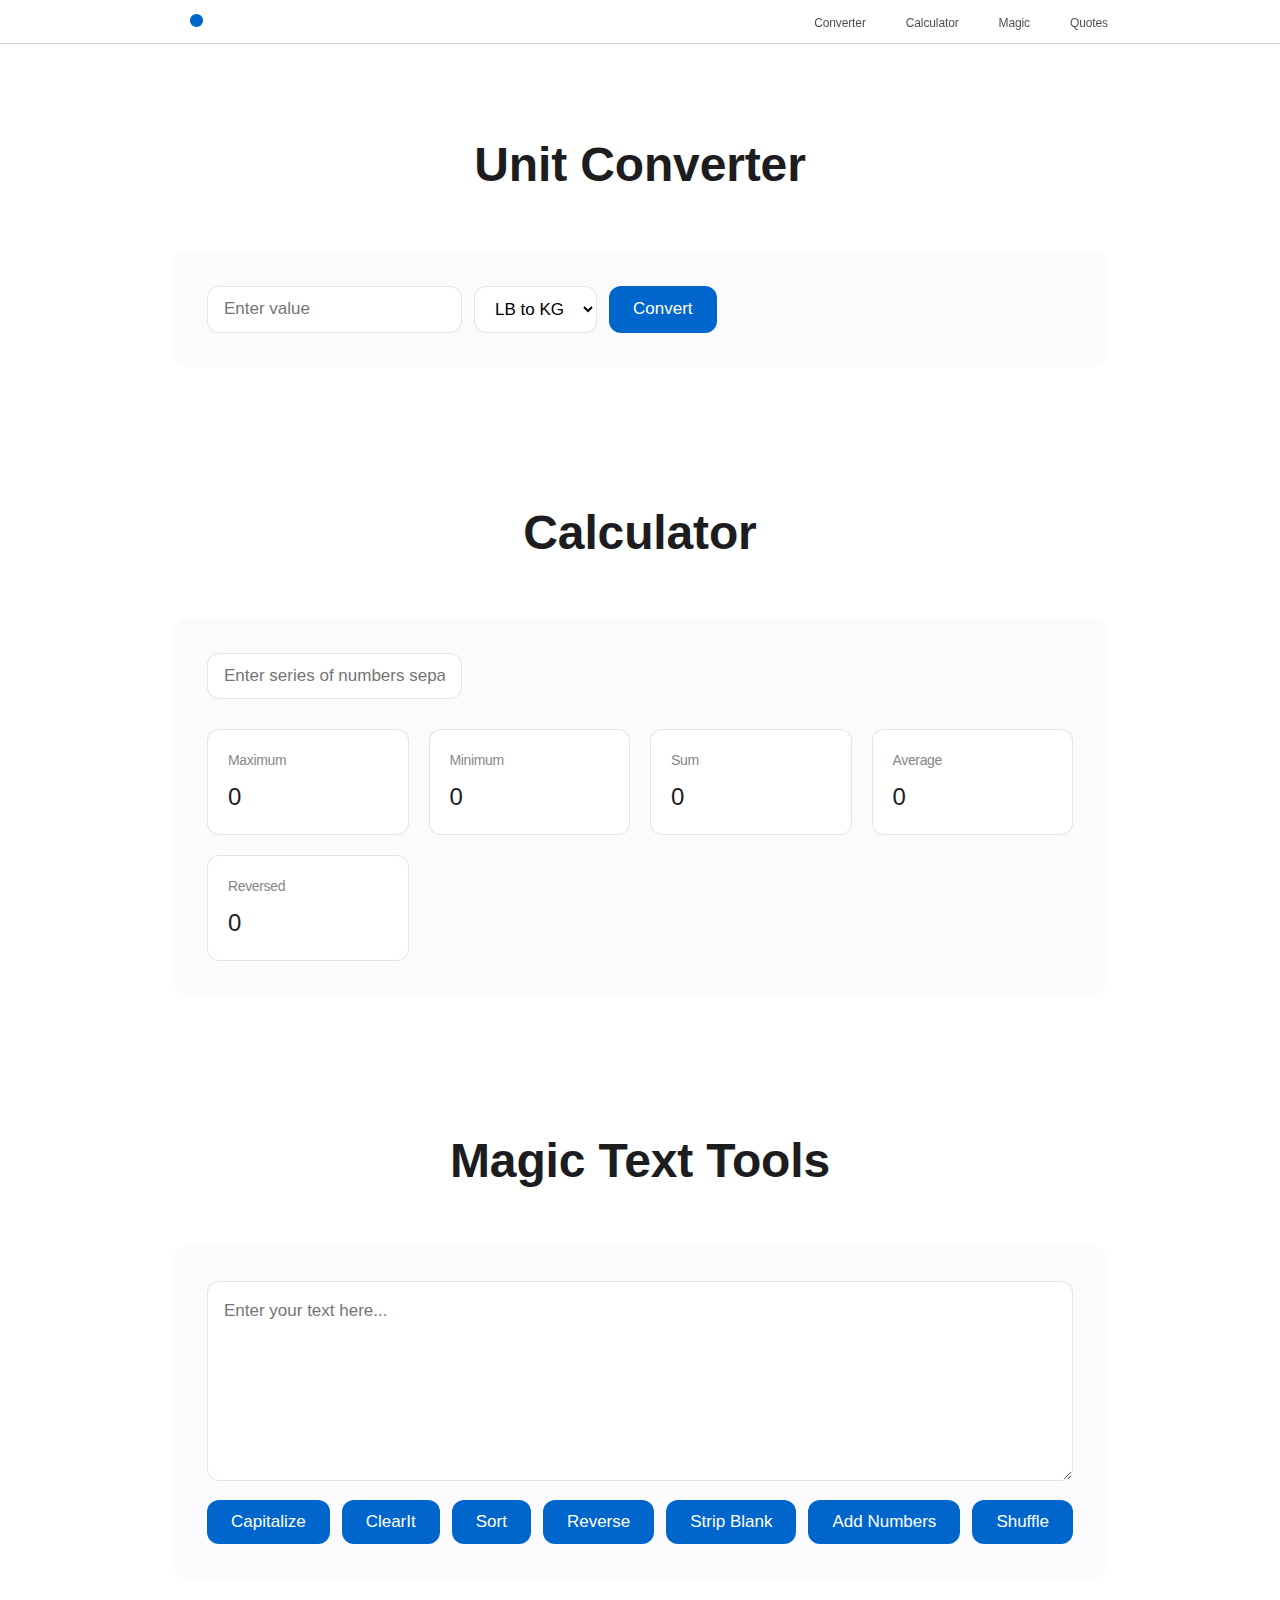
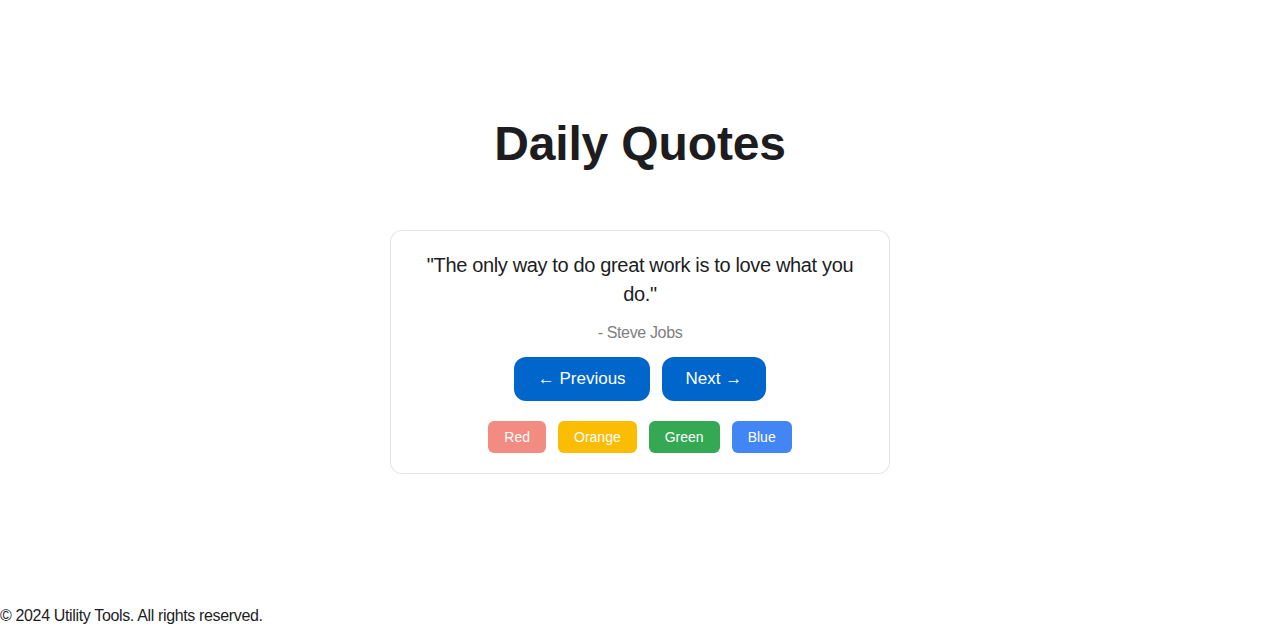
<file: docs/Assignment 2/index.html>
<!DOCTYPE html>
<html lang="en">
<head>
    <meta charset="UTF-8">
    <meta name="viewport" content="width=device-width, initial-scale=1.0">
    <title>Utility Tools</title>
    <link rel="stylesheet" href="style.css">
</head>
<body>
    <header class="header">
        <nav class="navbar">
            <a href="/" aria-label="Home">
                <svg height="44" width="44" viewBox="0 0 44 44">
                    <path d="M24.5,18c-3.584,0-6.5,2.916-6.5,6.5s2.916,6.5,6.5,6.5s6.5-2.916,6.5-6.5S28.084,18,24.5,18z" fill="#0066cc"/>
                </svg>
            </a>
            <ul class="nav-links">
                <li><a href="#converter">Converter</a></li>
                <li><a href="#calculator">Calculator</a></li>
                <li><a href="#magic">Magic</a></li>
                <li><a href="#quotes">Quotes</a></li>
            </ul>
        </nav>
    </header>

    <main>
        <section id="converter" class="section">
            <div class="section-title">
                <h1>Unit Converter</h1>
            </div>
            <div class="tool-container">
                <div class="converter-box">
                    <div class="input-group">
                        <input id="converter_input" type="number" placeholder="Enter value" />
                        <select id="converter_unit">
                            <option value="lbtokg">LB to KG</option>
                            <option value="kgtolb">KG to LB</option>
                        </select>
                        <button onclick="convert()">Convert</button>
                    </div>
                    <div id="converter_result"></div>
                </div>
            </div>
        </section>

        <section id="calculator" class="section">
            <div class="section-title">
                <h1>Calculator</h1>
            </div>
            <div class="tool-container">
                <input id="calc-value" type="text" placeholder="Enter series of numbers separated by commas" oninput="calculate()" />
                <div class="results-grid">
                    <div class="result-item">
                        <div class="result-label">Maximum</div>
                        <div id="max" class="result-value">0</div>
                    </div>
                    <div class="result-item">
                        <div class="result-label">Minimum</div>
                        <div id="min" class="result-value">0</div>
                    </div>
                    <div class="result-item">
                        <div class="result-label">Sum</div>
                        <div id="sum" class="result-value">0</div>
                    </div>
                    <div class="result-item">
                        <div class="result-label">Average</div>
                        <div id="average" class="result-value">0</div>
                    </div>
                    <!-- New Reverse Section -->
                    <div class="result-item">
                        <div class="result-label">Reversed</div>
                        <div id="reverse" class="result-value">0</div>
                    </div>
                </div>
            </div>
        </section>
        
        <section id="magic" class="section">
            <div class="section-title">
                <h1>Magic Text Tools</h1>
            </div>
            <div class="tool-container">
                <textarea id="magic-input" class="magic-textarea" placeholder="Enter your text here..."></textarea>
                <div class="magic-buttons">
                    <button onclick="capitalizeText()">Capitalize</button>
                    <button onclick="cleartext()">ClearIt</button>
                    <button onclick="sortLines()">Sort</button>
                    <button onclick="reverseLines()">Reverse</button>
                    <button onclick="stripBlank()">Strip Blank</button>
                    <button onclick="addLineNo()">Add Numbers</button>
                    <button onclick="shuffleLines()">Shuffle</button>
                </div>
            </div>
        </section>

        <section id="quotes" class="section">
            <div class="section-title">
                <h1>Daily Quotes</h1>
            </div>
            <div class="quotes-box">
                <div class="quote-text" id="quote_text">
                    "The only way to do great work is to love what you do."
                </div>
                <div class="quote-author" id="quote_author">
                    - Steve Jobs
                </div>
                <div class="quote-controls">
                    <button onclick="fetchQuote(false)">← Previous</button>
                    <button onclick="fetchQuote(true)">Next →</button>
                </div>
                <div class="color-controls">
                    <button class="color-btn" data-color="#f28b82">Red</button>
                    <button class="color-btn" data-color="#fbbc04">Orange</button>
                    <button class="color-btn" data-color="#34a853">Green</button>
                    <button class="color-btn" data-color="#4285f4">Blue</button>
                </div>
            </div>
        </section>
    </main>

    <footer>
        © 2024 Utility Tools. All rights reserved.
    </footer>

    <script src="script.js"></script>
</body>
</html>
</file>
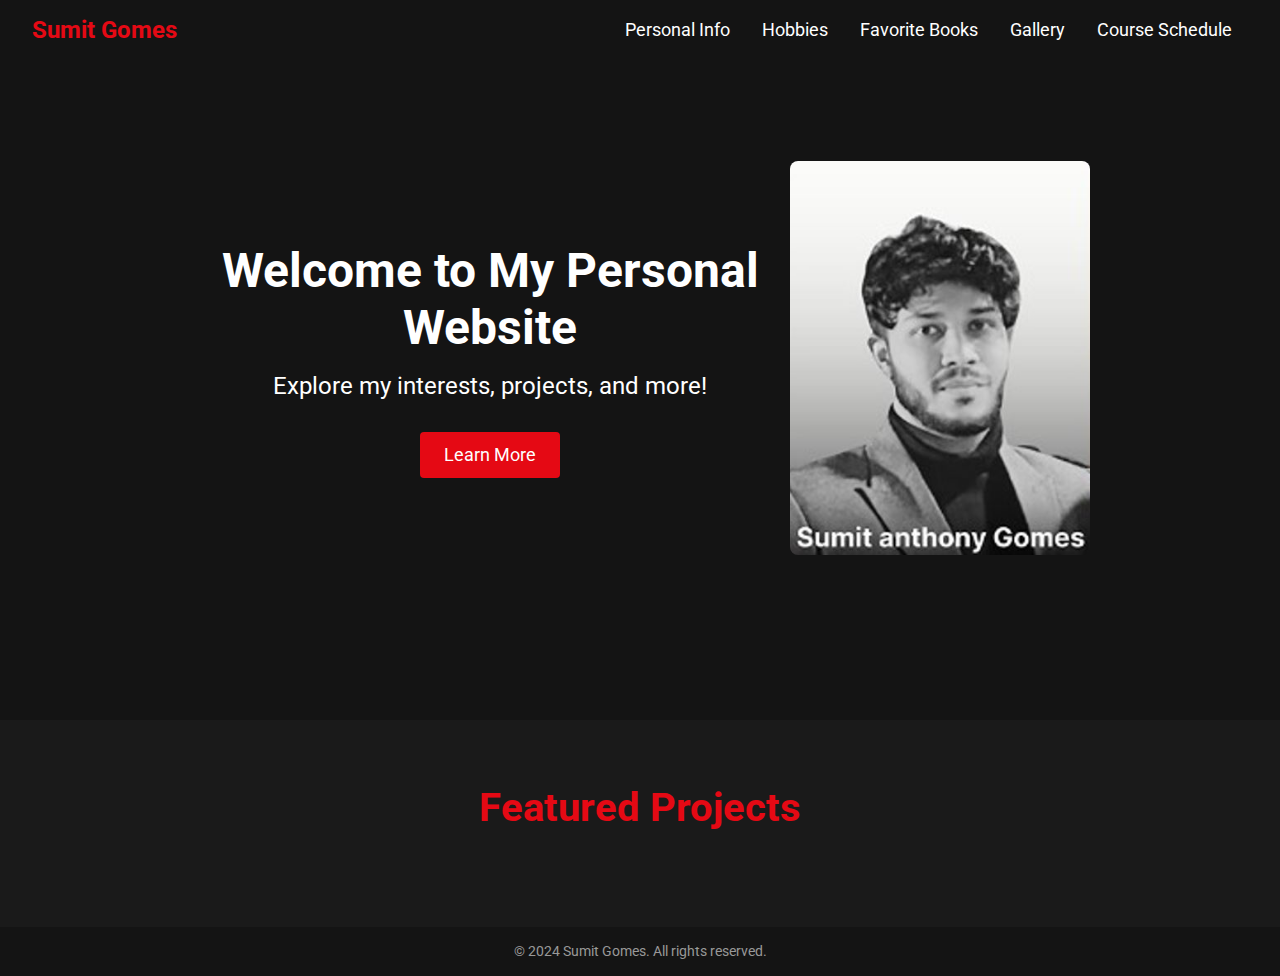
<file: docs/Assignment 1/Assignment 1/index.html>
<!DOCTYPE html>
<html lang="en">
<head>
  <meta charset="UTF-8">
  <meta name="viewport" content="width=device-width, initial-scale=1.0">
  <title>Sumit Gomes - Personal Website</title>
  <link rel="stylesheet" href="styles.css">
</head>
<body>
  <header>
    <nav class="navbar">
      <div class="navbar-brand">
        <a href="index.html">Sumit Gomes</a>
      </div>
      <ul class="navbar-nav">
        <li class="nav-item"><a href="pages/personal-info.html">Personal Info</a></li>
        <li class="nav-item"><a href="pages/hobbies.html">Hobbies</a></li>
        <li class="nav-item"><a href="pages/favorites-list.html">Favorite Books</a></li>
        <li class="nav-item"><a href="pages/gallery.html">Gallery</a></li>
        <li class="nav-item"><a href="pages/course-schedule.html">Course Schedule</a></li>
      </ul>
    </nav>
  </header>

  <main>
    <section class="hero">
      <div class="hero-content">
        <h1>Welcome to My Personal Website</h1>
        <p>Explore my interests, projects, and more!</p>
        <a href="pages/personal-info.html" class="btn btn-primary">Learn More</a>
      </div>
      <div class="hero-image">
        <img src="images/profile.JPG" alt="Sumit Gomes">
      </div>
    </section>


    <section class="featured-projects">
      <h2>Featured Projects</h2>
      <div id="projects-list" class="project-grid">

      </div>
    </section>
    
  </main>

  <footer>
    <p>&copy; 2024 Sumit Gomes. All rights reserved.</p>
  </footer>

  <script>
  
    fetch('https://api.github.com/users/SummitAnthony/repos?sort=updated&per_page=3')
      .then(response => response.json())
      .then(data => {
        const projectsList = document.getElementById('projects-list');
        
        data.forEach((project, index) => {
          const projectCard = document.createElement('div');
          projectCard.classList.add('project-card');
  
    
          const projectImage = document.createElement('img');
          if (index === 0) {
            projectImage.src = "images/CVmaker.JPG";
          } else if (index === 1) {
            projectImage.src = "images/Simple Ecommerce.JPG";
          } else if (index === 2) {
            projectImage.src = "images/Bookstore.JPG";
          } else {
            projectImage.src = "images/default.jpg"; 
          }
          projectImage.alt = project.name;
  
          const projectTitle = document.createElement('h3');
          const projectLink = document.createElement('a');
          projectLink.href = project.html_url;
          projectLink.target = '_blank';
          projectLink.textContent = project.name;
  
          const projectDescription = document.createElement('p');
          projectDescription.textContent = project.description || 'No description available for this project.';
          
          const learnMoreBtn = document.createElement('a');
          learnMoreBtn.href = project.html_url;
          learnMoreBtn.classList.add('btn', 'btn-secondary');
          learnMoreBtn.textContent = 'Learn More';
  
          projectCard.appendChild(projectImage);
          projectCard.appendChild(projectTitle);
          projectCard.appendChild(projectDescription);
          projectCard.appendChild(learnMoreBtn);
  
          projectsList.appendChild(projectCard);
        });
      })
      .catch(error => {
        console.error('Error fetching GitHub repositories:', error);
      });
  </script>
  

  
</body>
</html>
</file>
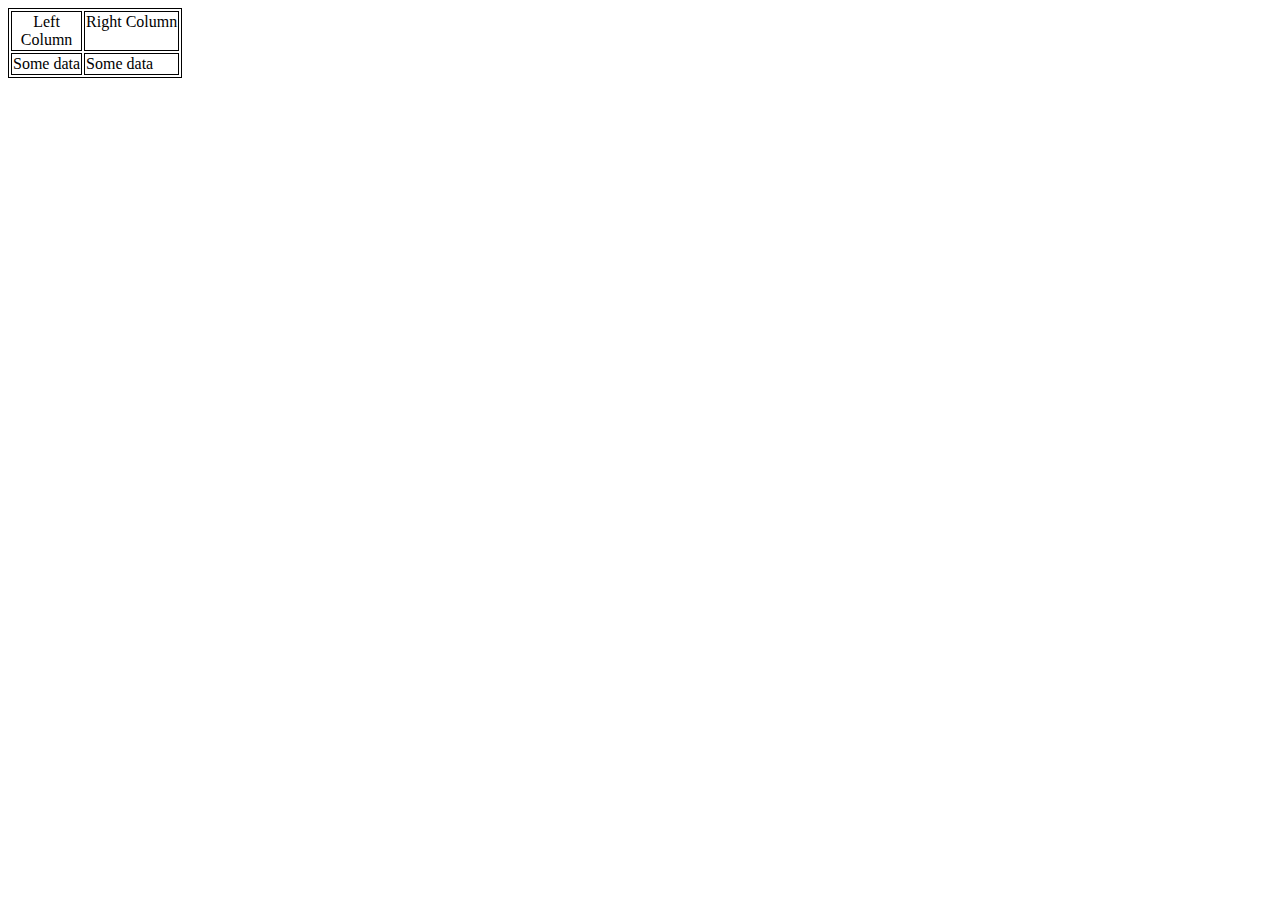
<file: docs/Assignment 2/practice.html>
<html>
<head>
 <title>Table Layout</title>
</head>
<body>
 <table style="border: 1px solid;">
 <tr style="text-align: center;">
 <td style="border: 1px solid;">
 Left<br/>Column</td>
 <td style="border: 1px solid;
 vertical-align: top;">
 Right Column</td>
 </tr>
 <tr>
 <td style="border: 1px solid;">
 Some data</td>
 <td style="border: 1px solid;">
 Some data</td>
 </tr>
 </table>
</body>
</html>
</file>
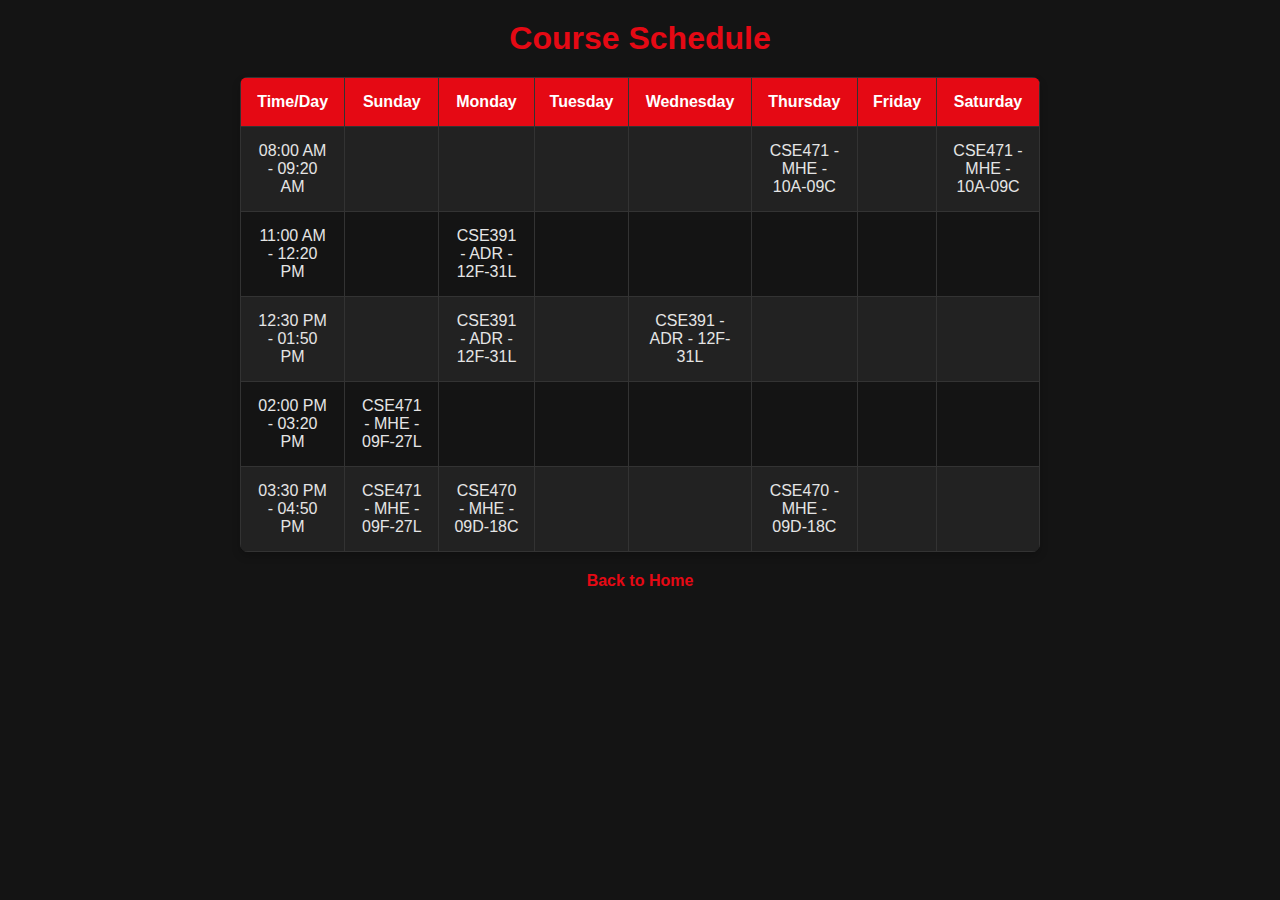
<file: docs/Assignment 1/Assignment 1/pages/course-schedule.html>
<!DOCTYPE html>
<html lang="en">
<head>
  <meta charset="UTF-8">
  <meta name="viewport" content="width=device-width, initial-scale=1.0">
  <title>Course Schedule - Sumit Anthony Gomes</title>
  <style>
    /* Reset */
    * {
      margin: 0;
      padding: 0;
      box-sizing: border-box;
      font-family: Arial, sans-serif;
    }

    /* General Body Styling */
    body {
      background-color: #141414; /* Netflix dark background */
      display: flex;
      flex-direction: column;
      align-items: center;
      padding: 20px;
      color: #e5e5e5; /* Netflix light gray text */
    }

    /* Header Styling */
    header {
      margin-bottom: 20px;
      text-align: center;
    }

    header h1 {
      font-size: 2em;
      color: #e50914; /* Netflix red */
      font-weight: bold;
    }

    /* Main Table Section Styling */
    #course-schedule {
      width: 100%;
      max-width: 800px;
      background-color: #222222; /* Dark gray background */
      border-radius: 8px;
      box-shadow: 0 4px 8px rgba(0, 0, 0, 0.2);
      overflow: hidden;
    }

    table {
      width: 100%;
      border-collapse: collapse;
    }

    th, td {
      padding: 15px;
      text-align: center;
      border: 1px solid #333; /* Slightly lighter border for contrast */
    }

    /* Table Header Styling */
    th {
      background-color: #e50914; /* Netflix red */
      color: #ffffff;
      font-weight: 600;
    }

    /* Table Cell Styling */
    td {
      color: #e5e5e5;
      background-color: #141414; /* Dark background matching Netflix */
      transition: background-color 0.3s;
    }

    /* Alternating Row Colors for Better Readability */
    tr:nth-child(even) td {
      background-color: #222222; /* Dark gray background */
    }

    /* Hover Effect on Rows */
    tr:hover td {
      background-color: #333; /* Darker hover effect */
    }

    /* Footer Styling */
    footer {
      margin-top: 20px;
      text-align: center;
    }

    footer a {
      color: #e50914;
      text-decoration: none;
      font-weight: bold;
    }

    footer a:hover {
      text-decoration: underline;
    }

    /* Responsive Design */
    @media (max-width: 600px) {
      header h1 {
        font-size: 1.5em;
      }

      table, th, td {
        font-size: 0.9em;
        padding: 10px;
      }
    }
  </style>
</head>
<body>
  <header>
    <h1>Course Schedule</h1>
  </header>

  <section id="course-schedule">
    <table>
      <tr>
        <th>Time/Day</th>
        <th>Sunday</th>
        <th>Monday</th>
        <th>Tuesday</th>
        <th>Wednesday</th>
        <th>Thursday</th>
        <th>Friday</th>
        <th>Saturday</th>
      </tr>
      <tr>
        <td>08:00 AM - 09:20 AM</td>
        <td></td>
        <td></td>
        <td></td>
        <td></td>
        <td>CSE471 - MHE - 10A-09C</td>
        <td></td>
        <td>CSE471 - MHE - 10A-09C</td>
      </tr>
      <tr>
        <td>11:00 AM - 12:20 PM</td>
        <td></td>
        <td>CSE391 - ADR - 12F-31L</td>
        <td></td>
        <td></td>
        <td></td>
        <td></td>
        <td></td>
      </tr>
      <tr>
        <td>12:30 PM - 01:50 PM</td>
        <td></td>
        <td>CSE391 - ADR - 12F-31L</td>
        <td></td>
        <td>CSE391 - ADR - 12F-31L</td>
        <td></td>
        <td></td>
        <td></td>
      </tr>
      <tr>
        <td>02:00 PM - 03:20 PM</td>
        <td>CSE471 - MHE - 09F-27L</td>
        <td></td>
        <td></td>
        <td></td>
        <td></td>
        <td></td>
        <td></td>
      </tr>
      <tr>
        <td>03:30 PM - 04:50 PM</td>
        <td>CSE471 - MHE - 09F-27L</td>
        <td>CSE470 - MHE - 09D-18C</td>
        <td></td>
        <td></td>
        <td>CSE470 - MHE - 09D-18C</td>
        <td></td>
        <td></td>
      </tr>
    </table>
  </section>

  <footer>
    <p><a href="../index.html">Back to Home</a></p>
  </footer>
</body>
</html>
</file>
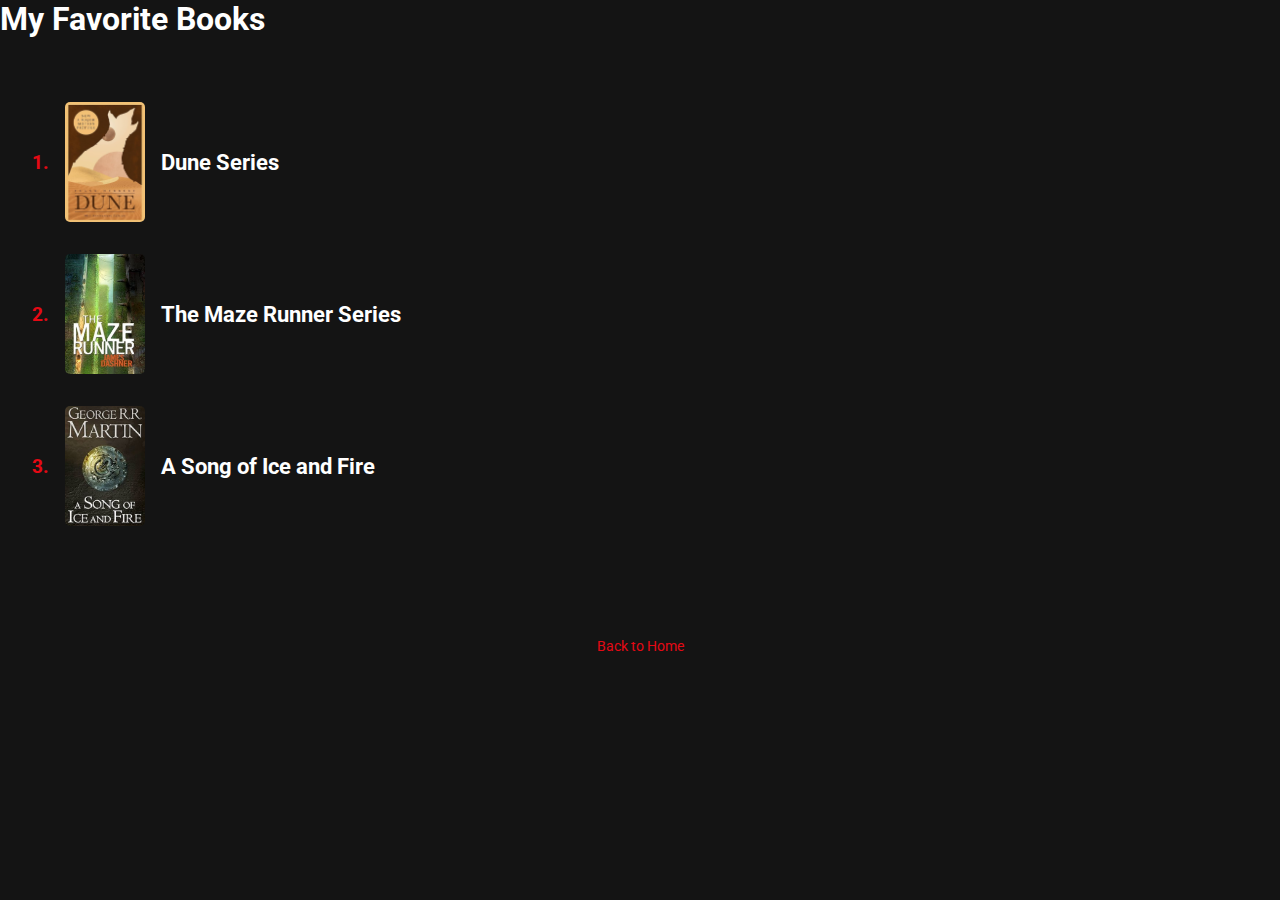
<file: docs/Assignment 1/Assignment 1/pages/favorites-list.html>
<!DOCTYPE html>
<html lang="en">
<head>
  <meta charset="UTF-8">
  <meta name="viewport" content="width=device-width, initial-scale=1.0">
  <title>Favorite Books - Sumit Anthony Gomes</title>
  <link rel="stylesheet" href="../styles.css">
</head>
<body>
  <header>
    <h1>My Favorite Books</h1>
  </header>

  <section id="favorites-list">
    <ol>
      <li>
        <div class="book-item">
            <img src="../images/Dune.jpg" alt="Dune" class="book-img">

          <div class="book-title">Dune Series</div>
        </div>
      </li>
      <li>
        <div class="book-item">
            <img src="../images/mazerunner.jpg" alt="The Maze Runner" class="book-img">
          <div class="book-title">The Maze Runner Series</div>
        </div>
      </li>
      <li>
        <div class="book-item">
            <img src="../images/asoif.jpg" alt="A Song of Ice and Fire" class="book-img">
          <div class="book-title">A Song of Ice and Fire</div>
        </div>
      </li>
    </ol>
  </section>

  <footer>
    <p><a href="../index.html">Back to Home</a></p>
  </footer>
</body>
</html>
</file>
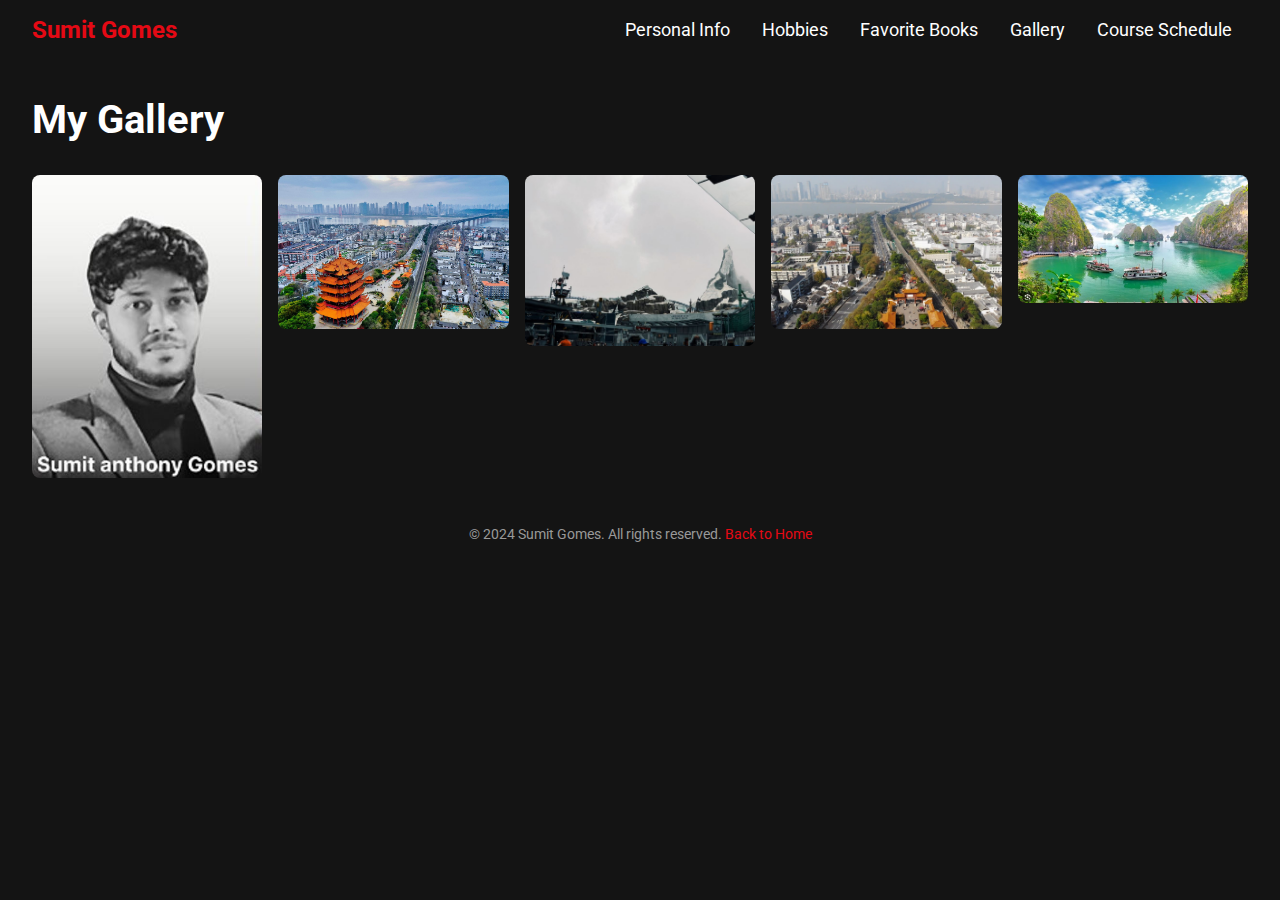
<file: docs/Assignment 1/Assignment 1/pages/gallery.html>
<!DOCTYPE html>
<html lang="en">
<head>
  <meta charset="UTF-8">
  <meta name="viewport" content="width=device-width, initial-scale=1.0">
  <title>Gallery - Sumit Anthony Gomes</title>
  <link rel="stylesheet" href="../styles.css">
</head>
<body>

  <!-- Navigation Bar -->
  <nav class="navbar">
    <div class="navbar-brand">
      <a href="../index.html">Sumit Gomes</a>
    </div>
    <ul class="navbar-nav">
      <li class="nav-item"><a href="personal-info.html">Personal Info</a></li>
      <li class="nav-item"><a href="hobbies.html">Hobbies</a></li>
      <li class="nav-item"><a href="favorites-list.html">Favorite Books</a></li>
      <li class="nav-item"><a href="gallery.html">Gallery</a></li>
      <li class="nav-item"><a href="course-schedule.html">Course Schedule</a></li>
    </ul>
  </nav>

  <!-- Gallery Section -->
  <section id="gallery">
    <h2>My Gallery</h2>
    <div class="gallery-container">
      <img src="../images/profile.JPG" alt="Profile Picture">
      <img src="../images/China.jpg" alt="China">
      <img src="../images/Malaysia.JPG" alt="Malaysia">
      <img src="../images/india.jpg" alt="India">
      <img src="../images/Vietnam.JPG" alt="Vietnam">
    </div>
  </section>

  <!-- Footer -->
  <footer>
    <p>&copy; 2024 Sumit Gomes. All rights reserved. <a href="../index.html">Back to Home</a></p>
  </footer>

</body>
</html>
</file>
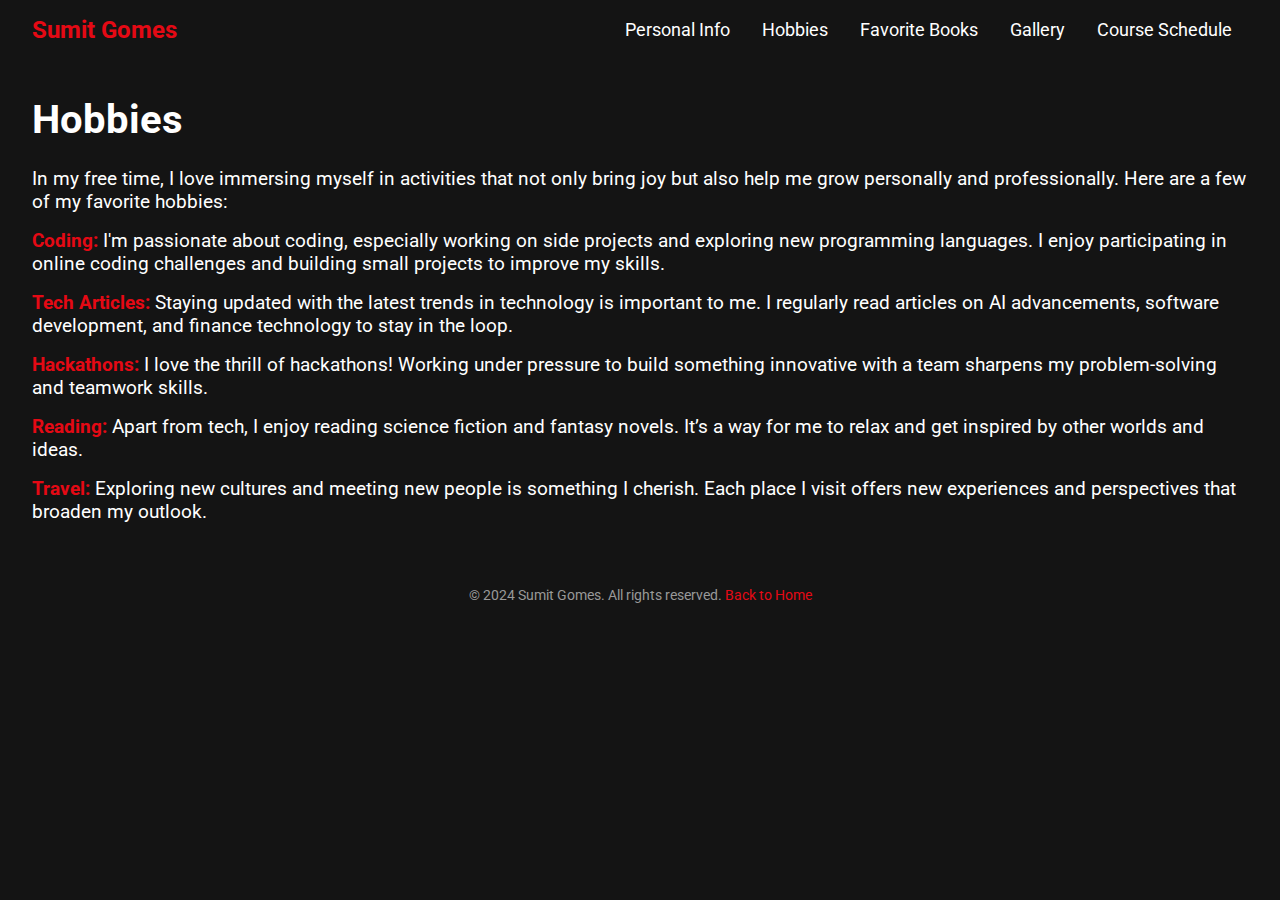
<file: docs/Assignment 1/Assignment 1/pages/hobbies.html>
<!DOCTYPE html>
<html lang="en">
<head>
  <meta charset="UTF-8">
  <meta name="viewport" content="width=device-width, initial-scale=1.0">
  <title>Hobbies - Sumit Anthony Gomes</title>
  <link rel="stylesheet" href="../styles.css">
</head>
<body>

  <!-- Navigation Bar -->
  <nav class="navbar">
    <div class="navbar-brand">
      <a href="../index.html">Sumit Gomes</a>
    </div>
    <ul class="navbar-nav">
      <li class="nav-item"><a href="personal-info.html">Personal Info</a></li>
      <li class="nav-item"><a href="hobbies.html">Hobbies</a></li>
      <li class="nav-item"><a href="favorites-list.html">Favorite Books</a></li>
      <li class="nav-item"><a href="gallery.html">Gallery</a></li>
      <li class="nav-item"><a href="course-schedule.html">Course Schedule</a></li>
    </ul>
  </nav>

  <!-- Hobbies Section -->
  <section id="hobbies">
    <h2>Hobbies</h2>
    <p>In my free time, I love immersing myself in activities that not only bring joy but also help me grow personally and professionally. Here are a few of my favorite hobbies:</p>
    <ul>
      <li><strong>Coding:</strong> I'm passionate about coding, especially working on side projects and exploring new programming languages. I enjoy participating in online coding challenges and building small projects to improve my skills.</li>
      <li><strong>Tech Articles:</strong> Staying updated with the latest trends in technology is important to me. I regularly read articles on AI advancements, software development, and finance technology to stay in the loop.</li>
      <li><strong>Hackathons:</strong> I love the thrill of hackathons! Working under pressure to build something innovative with a team sharpens my problem-solving and teamwork skills.</li>
      <li><strong>Reading:</strong> Apart from tech, I enjoy reading science fiction and fantasy novels. It’s a way for me to relax and get inspired by other worlds and ideas.</li>
      <li><strong>Travel:</strong> Exploring new cultures and meeting new people is something I cherish. Each place I visit offers new experiences and perspectives that broaden my outlook.</li>
    </ul>
  </section>

  <!-- Footer -->
  <footer>
    <p>&copy; 2024 Sumit Gomes. All rights reserved. <a href="../index.html">Back to Home</a></p>
  </footer>

</body>
</html>
</file>
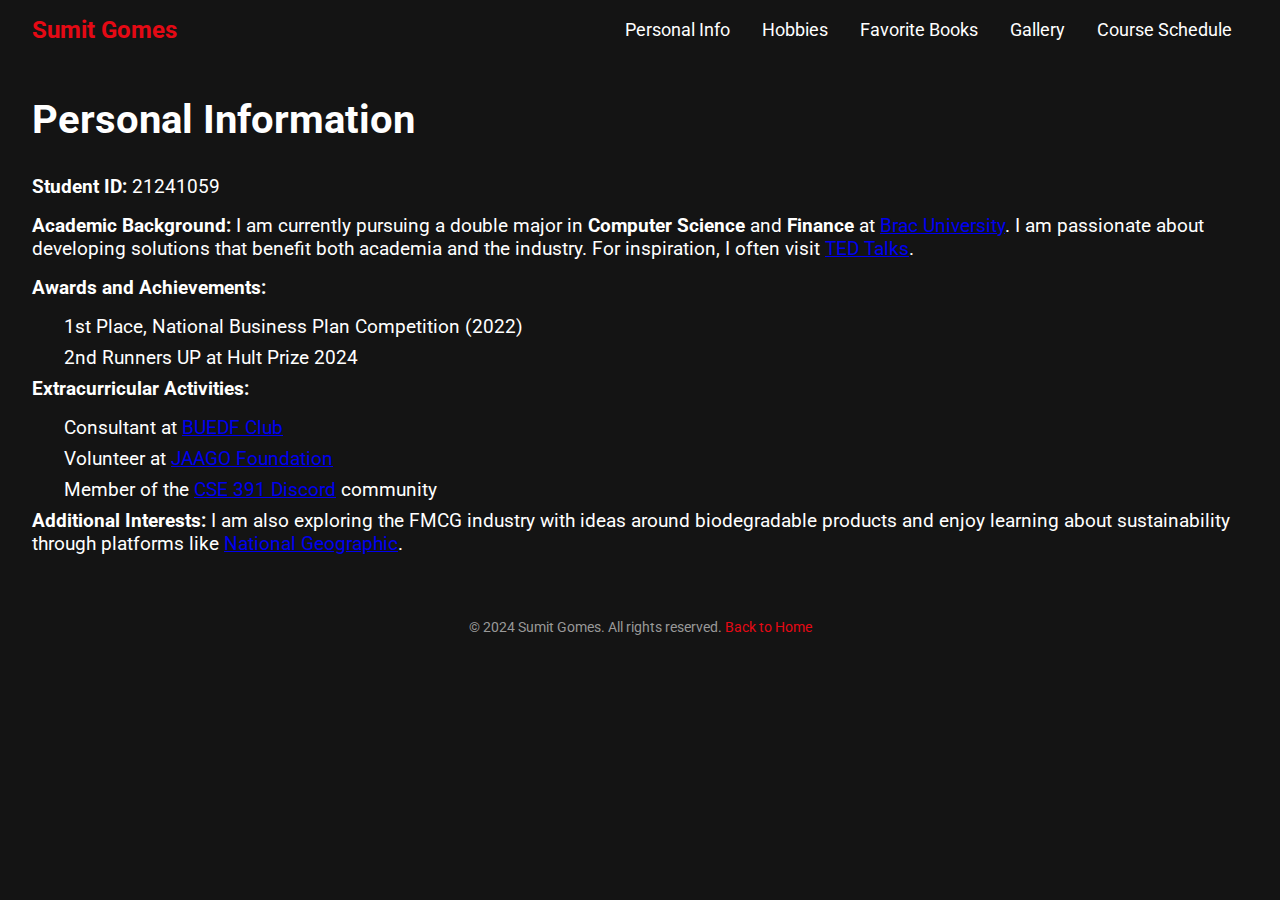
<file: docs/Assignment 1/Assignment 1/pages/personal-info.html>
<!DOCTYPE html>
<html lang="en">
<head>
  <meta charset="UTF-8">
  <meta name="viewport" content="width=device-width, initial-scale=1.0">
  <title>Personal Information - Sumit Anthony Gomes</title>
  <link rel="stylesheet" href="../styles.css">
</head>
<body>

  <!-- Navigation Bar -->
  <nav class="navbar">
    <div class="navbar-brand">
      <a href="../index.html">Sumit Gomes</a>
    </div>
    <ul class="navbar-nav">
      <li class="nav-item"><a href="personal-info.html">Personal Info</a></li>
      <li class="nav-item"><a href="hobbies.html">Hobbies</a></li>
      <li class="nav-item"><a href="favorites-list.html">Favorite Books</a></li>
      <li class="nav-item"><a href="gallery.html">Gallery</a></li>
      <li class="nav-item"><a href="course-schedule.html">Course Schedule</a></li>
    </ul>
  </nav>

  <!-- Personal Information Section -->
  <section id="personal-info">
    <h2>Personal Information</h2>
    <p><strong>Student ID:</strong> 21241059</p>
    <p><strong>Academic Background:</strong> I am currently pursuing a double major in <strong>Computer Science</strong> and <strong>Finance</strong> at <a href="https://www.bracu.ac.bd" target="_blank">Brac University</a>. I am passionate about developing solutions that benefit both academia and the industry. For inspiration, I often visit <a href="https://www.ted.com" target="_blank">TED Talks</a>.</p>
    <p><strong>Awards and Achievements:</strong></p>
    <ul>
      <li>1st Place, National Business Plan Competition (2022)</li>
      <li>2nd Runners UP at Hult Prize 2024</li>
    </ul>
    <p><strong>Extracurricular Activities:</strong></p>
    <ul>
      <li>Consultant at <a href="https://www.facebook.com/BRACU.EDF" target="_blank">BUEDF Club</a></li>
      <li>Volunteer at <a href="https://jaago.com.bd" target="_blank">JAAGO Foundation</a></li>
      <li>Member of the <a href="https://discord.gg/AeEqNV9D" target="_blank">CSE 391 Discord</a> community</li>
    </ul>
    <p><strong>Additional Interests:</strong> I am also exploring the FMCG industry with ideas around biodegradable products and enjoy learning about sustainability through platforms like <a href="https://www.nationalgeographic.com" target="_blank">National Geographic</a>.</p>
  </section>

  <!-- Footer -->
  <footer>
    <p>&copy; 2024 Sumit Gomes. All rights reserved. <a href="../index.html">Back to Home</a></p>
  </footer>

</body>
</html>
</file>
<file: docs/Assignment 2/style.css>
:root {
    --primary-color: #000000;
    --secondary-color: #86868b;
    --accent-color: #0066cc;
    --bg-color: #ffffff;
    --text-color: #1d1d1f;
    --section-spacing: 130px;
}

* {
    margin: 0;
    padding: 0;
    box-sizing: border-box;
    -webkit-font-smoothing: antialiased;
}

body {
    font-family: -apple-system, BlinkMacSystemFont, 'SF Pro Text', sans-serif;
    background-color: var(--bg-color);
    color: var(--text-color);
    line-height: 1.47059;
    letter-spacing: -0.022em;
}

.header {
    background-color: rgba(255, 255, 255, 0.8);
    backdrop-filter: blur(20px);
    position: fixed;
    width: 100%;
    top: 0;
    z-index: 1000;
    height: 44px;
    border-bottom: 1px solid rgba(0, 0, 0, 0.16);
}

.navbar {
    max-width: 980px;
    margin: 0 auto;
    display: flex;
    justify-content: space-between;
    align-items: center;
    height: 100%;
    padding: 0 22px;
}

.nav-links {
    display: flex;
    gap: 2.5rem;
    list-style: none;
}

.nav-links a {
    text-decoration: none;
    color: var(--text-color);
    font-size: 12px;
    letter-spacing: -0.01em;
    opacity: 0.8;
    transition: opacity 0.3s;
}

.nav-links a:hover {
    opacity: 1;
}

main {
    margin-top: 44px;
}

.section {
    margin: var(--section-spacing) auto;
    padding: 0 22px;
    max-width: 980px;
}

.section-title {
    text-align: center;
    margin-bottom: 50px;
}

.section-title h1 {
    font-size: 48px;
    font-weight: 600;
    letter-spacing: -0.003em;
    color: var(--text-color);
}

.tool-container {
    background: #fbfbfd;
    border-radius: 18px;
    padding: 35px;
    transition: transform 0.3s ease, box-shadow 0.3s ease;
}

.tool-container:hover {
    transform: translateY(-2px);
    box-shadow: 0 4px 14px rgba(0, 0, 0, 0.08);
}

.input-group {
    display: flex;
    gap: 12px;
}

input, select, button {
    font-family: inherit;
    font-size: 17px;
    padding: 12px 16px;
    border-radius: 12px;
    border: 1px solid rgba(0, 0, 0, 0.1);
    background-color: white;
    transition: all 0.2s;
}

button {
    background-color: var(--accent-color);
    color: white;
    border: none;
    padding: 12px 24px;
    font-weight: 500;
    cursor: pointer;
}

button:hover {
    background-color: #0077ed;
}

.results-grid {
    display: grid;
    grid-template-columns: repeat(auto-fit, minmax(200px, 1fr));
    gap: 20px;
    margin-top: 30px;
}

.result-item {
    background-color: white;
    padding: 20px;
    border-radius: 12px;
    border: 1px solid rgba(0, 0, 0, 0.1);
}

.result-label {
    color: var(--secondary-color);
    font-size: 14px;
}

.result-value {
    font-size: 24px;
    font-weight: 500;
    margin-top: 8px;
}

.magic-textarea {
    width: 100%;
    min-height: 200px;
    padding: 16px;
    border-radius: 12px;
    border: 1px solid rgba(0, 0, 0, 0.1);
    resize: vertical;
    font-family: inherit;
    font-size: 17px;
    line-height: 1.5;
}

.magic-buttons {
    display: flex;
    flex-wrap: wrap;
    gap: 12px;
    margin-top: 12px;
}

.quotes-box {
    display: flex;
    flex-direction: column;
    align-items: center;
    padding: 20px;
    background-color: white;
    border-radius: 12px;
    border: 1px solid rgba(0, 0, 0, 0.1);
    max-width: 500px;
    margin: 0 auto;
    text-align: center;
    transition: all 0.3s ease-in-out;
}

.quote-text {
    font-size: 20px;
    text-align: center;
    font-weight: 500;
    margin-bottom: 12px;
}

.quote-author {
    font-size: 16px;
    color: gray;
}

.quote-controls {
    display: flex;
    gap: 12px;
    margin-top: 12px;
}

.color-controls {
    display: flex;
    gap: 12px;
    margin-top: 20px;
}

.color-btn {
    padding: 8px 16px;
    border: none;
    border-radius: 6px;
    cursor: pointer;
    color: white;
    font-size: 14px;
    transition: transform 0.2s;
}

.color-btn:hover {
    transform: scale(1.1);
}

.color-btn[data-color="#f28b82"] {
    background-color: #f28b82;
}

.color-btn[data-color="#fbbc04"] {
    background-color: #fbbc04;
}

.color-btn[data-color="#34a853"] {
    background-color: #34a853;
}

.color-btn[data-color="#4285f4"] {
    background-color: #4285f4;
}
</file>
<file: docs/Assignment 1/Assignment 1/styles.css>
/* Global Styles */
@import url('https://fonts.googleapis.com/css2?family=Roboto:wght@400;700&display=swap');

* {
  margin: 0;
  padding: 0;
  box-sizing: border-box;
  font-family: 'Roboto', sans-serif;
}

body {
  background-color: #141414;
  color: #ffffff;
}

/* Navbar Styles */
.navbar {
  background-color: #141414;
  padding: 1rem 2rem;
  display: flex;
  justify-content: space-between;
  align-items: center;
  position: fixed;
  top: 0;
  left: 0;
  width: 100%;
  z-index: 1000;
}

.navbar-brand a {
  font-size: 1.5rem;
  font-weight: bold;
  color: #e50914;
  text-decoration: none;
}

.navbar-nav {
  display: flex;
  list-style-type: none;
}

.nav-item a {
  color: #ffffff;
  text-decoration: none;
  padding: 0.5rem 1rem;
  font-size: 1.1rem;
  transition: color 0.3s;
}

.nav-item a:hover {
  color: #e50914;
}

/* Hero Section Styles */
.hero {
  height: 80vh;
  display: flex;
  justify-content: center;
  align-items: center;
  padding: 2rem;
}

.hero-content {
  text-align: center;
  max-width: 600px;
}

.hero h1 {
  font-size: 3rem;
  margin-bottom: 1rem;
}

.hero p {
  font-size: 1.5rem;
  margin-bottom: 2rem;
}

.btn {
  display: inline-block;
  padding: 0.8rem 1.5rem;
  font-size: 1.1rem;
  text-decoration: none;
  border-radius: 4px;
  transition: background-color 0.3s;
}

.btn-primary {
  background-color: #e50914;
  color: #ffffff;
}

.btn-primary:hover {
  background-color: #c40612;
}

.btn-secondary {
  background-color: #333333;
  color: #ffffff;
}

.btn-secondary:hover {
  background-color: #444444;
}

.hero-image img {
  max-width: 300px;
  border-radius: 8px;
}

/* Featured Projects Styles */
.featured-projects {
  padding: 4rem 2rem;
}

.featured-projects h2 {
  font-size: 2.5rem;
  text-align: center;
  margin-bottom: 2rem;
}

.project-grid {
  display: grid;
  grid-template-columns: repeat(auto-fit, minmax(300px, 1fr));
  grid-gap: 2rem;
}

.project-card {
  background-color: #222222;
  border-radius: 8px;
  overflow: hidden;
  box-shadow: 0 4px 6px rgba(0, 0, 0, 0.1);
  transition: transform 0.3s;
}

.project-card:hover {
  transform: translateY(-5px);
}

.project-card img {
  width: 100%;
  height: 200px;
  object-fit: cover;
}

.project-card h3 {
  font-size: 1.5rem;
  padding: 1rem;
}

.project-card p {
  padding: 0 1rem 1rem;
}

.project-card .btn {
  margin: 1rem;
}

/* Footer Styles */
footer {
  background-color: #141414;
  padding: 1rem;
  text-align: center;
  font-size: 0.9rem;
  color: #999999;
}

/* Courses */
/*Enbodying the courses section*/

/* Favorites List Styles */
#favorites-list {
  padding: 4rem 2rem;
}

#favorites-list ol {
  list-style-type: none;
  counter-reset: item;
  font-size: 1.2rem;
}

#favorites-list li {
  counter-increment: item;
  margin-bottom: 2rem;
  display: flex;
  align-items: center;
}

#favorites-list li:before {
  content: counter(item) ". ";
  color: #e50914;
  font-weight: bold;
  margin-right: 1rem;
}

.book-item {
  display: flex;
  align-items: center;
}

.book-img {
  width: 80px;
  height: 120px;
  object-fit: cover;
  margin-right: 1rem;
  border-radius: 5px;
}

.book-title {
  font-size: 1.4rem;
  font-weight: bold;
  color: #ffffff;
}

/* Styling adjustments for footer */
footer {
  text-align: center;
  padding: 1rem;
  background-color: #141414;
}

footer a {
  color: #e50914;
  text-decoration: none;
}


/* Gallery Styles */
/* Gallery Section */
#gallery {
  padding: 6rem 2rem 2rem;
  color: #ffffff;
}

#gallery h2 {
  font-size: 2.5rem;
  margin-bottom: 2rem;
}

.gallery-container {
  display: grid;
  grid-template-columns: repeat(auto-fill, minmax(200px, 1fr));
  gap: 1rem;
}

.gallery-container img {
  width: 100%;
  height: auto;
  border-radius: 8px;
  transition: transform 0.3s;
}

.gallery-container img:hover {
  transform: scale(1.05);
}

/* Footer Styles */
footer {
  text-align: center;
  padding: 2rem 0;
  background-color: #141414;
  color: #ffffff;
}

footer a {
  color: #e50914;
  text-decoration: none;
}

/* Hobbies Styles */
/* Hobbies Section */
#hobbies {
  padding: 6rem 2rem 2rem;
  color: #ffffff;
}

#hobbies h2 {
  font-size: 2.5rem;
  margin-bottom: 1.5rem;
}

#hobbies p {
  font-size: 1.2rem;
  margin-bottom: 1rem;
}

#hobbies ul {
  list-style-type: none;
  font-size: 1.2rem;
}

#hobbies li {
  margin-bottom: 1rem;
}

#hobbies li strong {
  color: #e50914;
}

/* Personal Info Styles *//* Global Styles */
@import url('https://fonts.googleapis.com/css2?family=Roboto:wght@400;700&display=swap');

* {
  margin: 0;
  padding: 0;
  box-sizing: border-box;
  font-family: 'Roboto', sans-serif;
}

body {
  background-color: #141414;
  color: #ffffff;
}

/* Navbar Styles */
.navbar {
  background-color: #141414;
  padding: 1rem 2rem;
  display: flex;
  justify-content: space-between;
  align-items: center;
  position: fixed;
  top: 0;
  left: 0;
  width: 100%;
  z-index: 1000;
}

.navbar-brand a {
  font-size: 1.5rem;
  font-weight: bold;
  color: #e50914;
  text-decoration: none;
}

.navbar-nav {
  display: flex;
  list-style-type: none;
}

.nav-item a {
  color: #ffffff;
  text-decoration: none;
  padding: 0.5rem 1rem;
  font-size: 1.1rem;
  transition: color 0.3s;
}

.nav-item a:hover {
  color: #e50914;
}

/* Personal Information Styles */
#personal-info {
  padding: 6rem 2rem 2rem;
}

#personal-info h2 {
  font-size: 2.5rem;
  margin-bottom: 2rem;
}

#personal-info p {
  font-size: 1.2rem;
  margin-bottom: 1rem;
}

#personal-info ul {
  list-style-type: none;
  font-size: 1.2rem;
  margin-left: 2rem;
}

#personal-info li {
  margin-bottom: 0.5rem;
}

/* Featured Projects Styles */
.featured-projects {
  padding: 4rem 2rem;
  background-color: #1a1a1a;
}

.featured-projects h2 {
  font-size: 2.5rem;
  text-align: center;
  margin-bottom: 2rem;
  color: #e50914; /* Netflix Red */
}

.project-grid {
  display: grid;
  grid-template-columns: repeat(auto-fit, minmax(300px, 1fr));
  grid-gap: 2rem;
}

.project-card {
  background-color: #222222;
  border-radius: 8px;
  overflow: hidden;
  box-shadow: 0 4px 6px rgba(0, 0, 0, 0.1);
  transition: transform 0.3s ease, box-shadow 0.3s ease;
}

.project-card:hover {
  transform: translateY(-5px);
  box-shadow: 0 10px 20px rgba(0, 0, 0, 0.2);
}

.project-card img {
  width: 100%;
  height: 200px;
  object-fit: cover;
}

.project-card h3 {
  font-size: 1.5rem;
  padding: 1rem;
  color: #fff;
}

.project-card p {
  padding: 0 1rem 1rem;
  color: #bbb;
}

.project-card .btn {
  margin: 1rem;
  text-decoration: none;
}

/* Button Styles */
.btn-secondary {
  background-color: #333333;
  color: white;
  padding: 0.8rem 1.5rem;
  font-size: 1.1rem;
  border-radius: 4px;
  transition: background-color 0.3s;
}

.btn-secondary:hover {
  background-color: #444444;
}

/* Footer Styles */
footer {
  background-color: #141414;
  padding: 1rem;
  text-align: center;
  font-size: 0.9rem;
  color: #999999;
}

footer a {
  color: #e50914;
  text-decoration: none;
}
</file>
